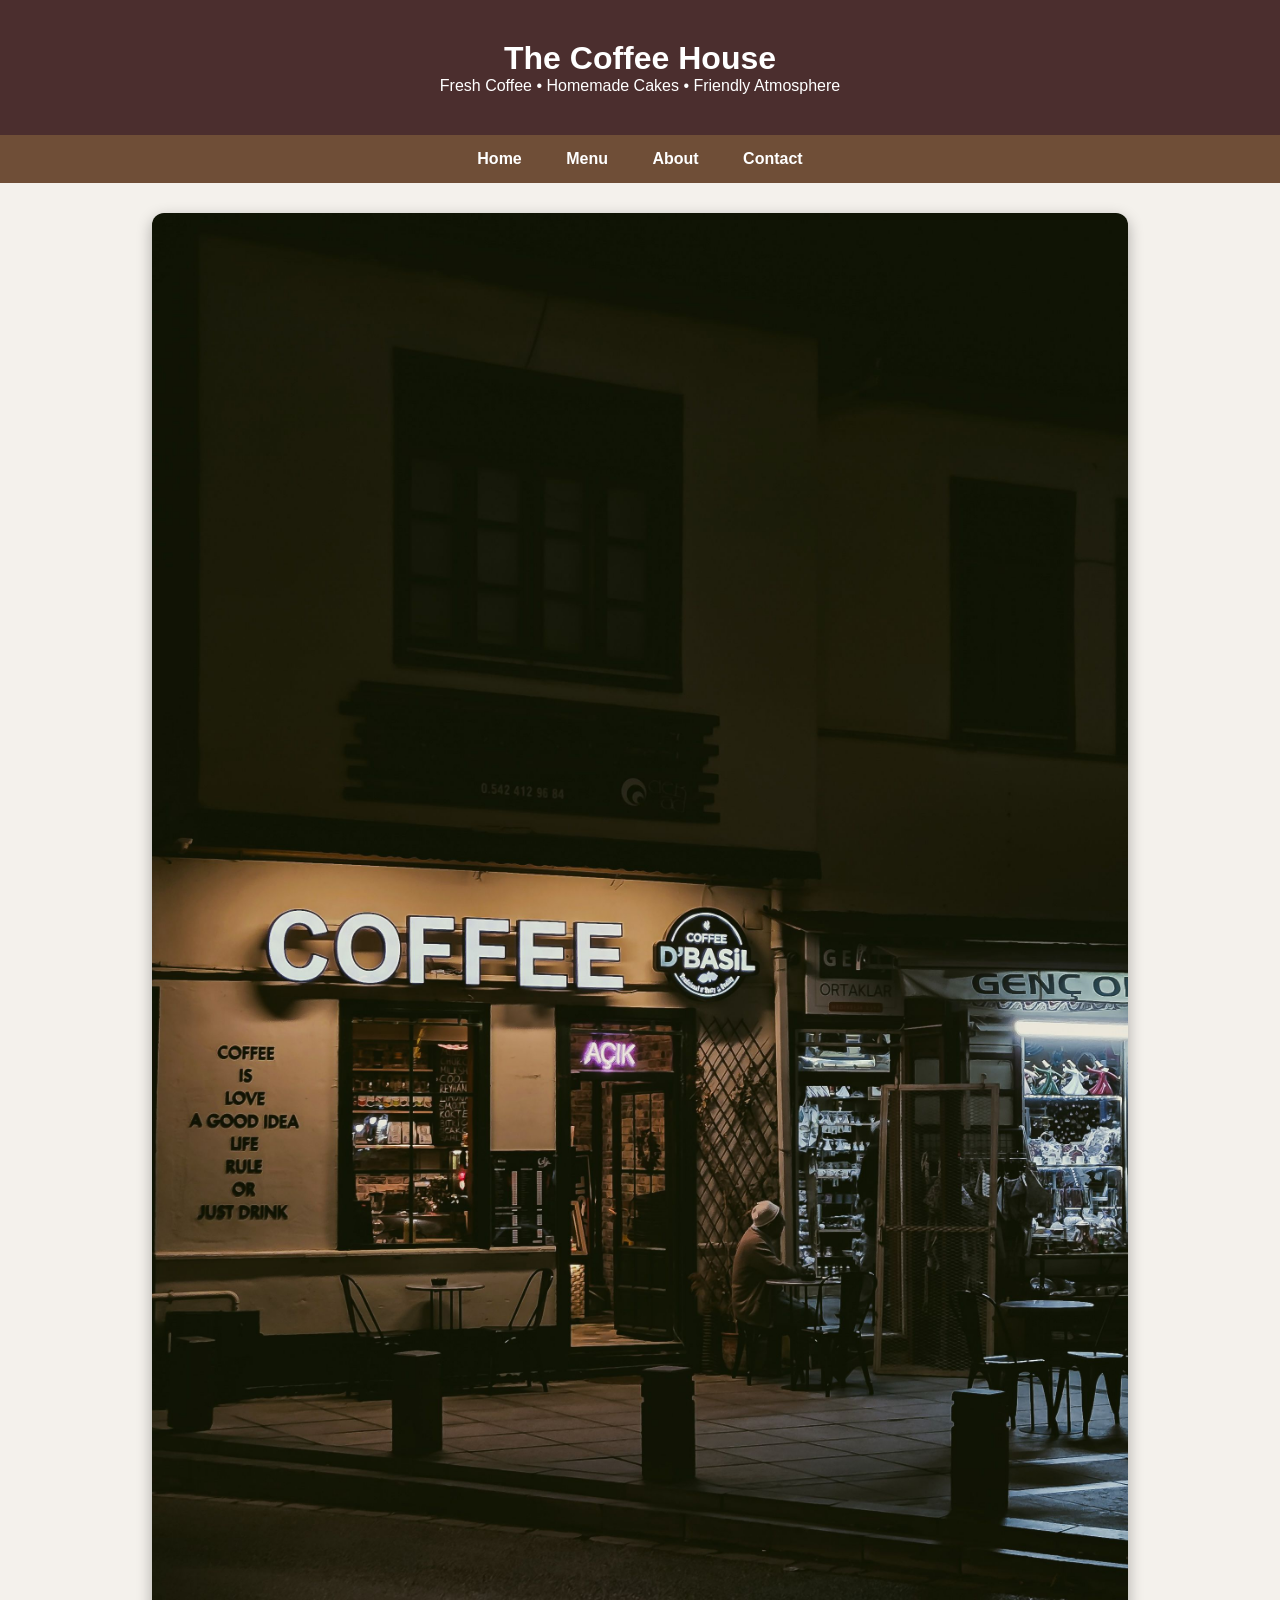
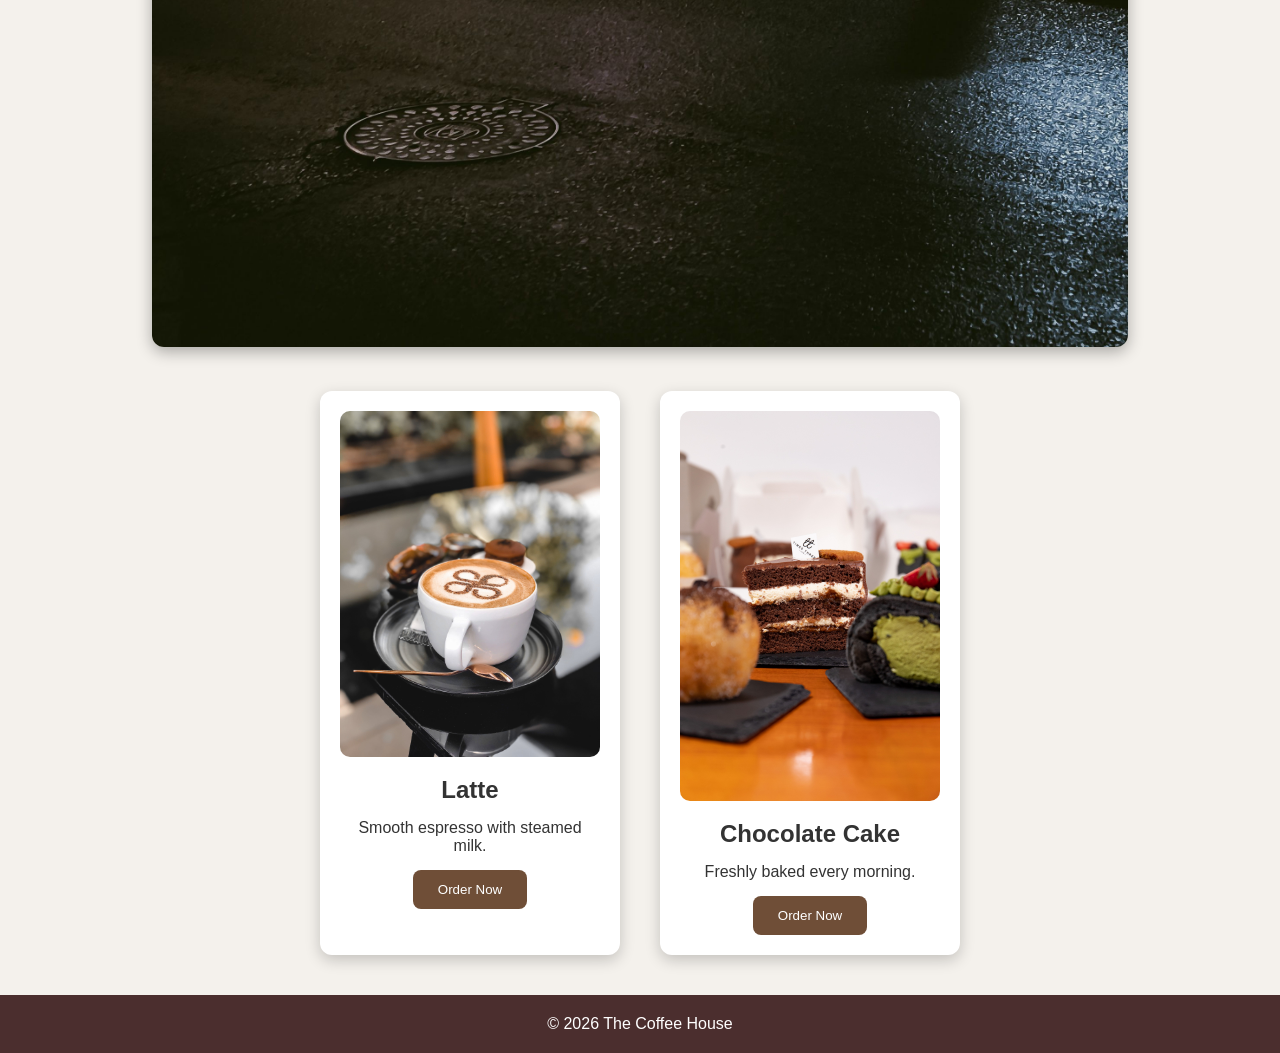
<file: exercise 2_CSS/index.html>
<!DOCTYPE html>
<html lang="en">

<head>
    <meta charset="UTF-8">
    <meta name="viewport" content="width=device-width, initial-scale=1.0">
    <title>The Coffee House</title>

    <link rel="stylesheet" href="style.css">
</head>

<body>

<header>

    <h1>The Coffee House</h1>

    <p>Fresh Coffee • Homemade Cakes • Friendly Atmosphere</p>

</header>

<nav>

    <a href="#">Home</a>
    <a href="#">Menu</a>
    <a href="#">About</a>
    <a href="#">Contact</a>

</nav>


<section class="hero">

    <img src="images/coffee.jpg" alt="Fresh coffee">

</section>


<section class="products">

<div class="card">

<img src="images/latte.jpg" alt="Latte coffee">

<h2>Latte</h2>

<p>
Smooth espresso with steamed milk.
</p>

<button>Order Now</button>

</div>


<div class="card">

<img src="images/cake.jpg" alt="Chocolate cake">

<h2>Chocolate Cake</h2>

<p>
Freshly baked every morning.
</p>

<button>Order Now</button>

</div>

</section>


<footer>

<p>
© 2026 The Coffee House
</p>

</footer>

</body>

</html>
</file>
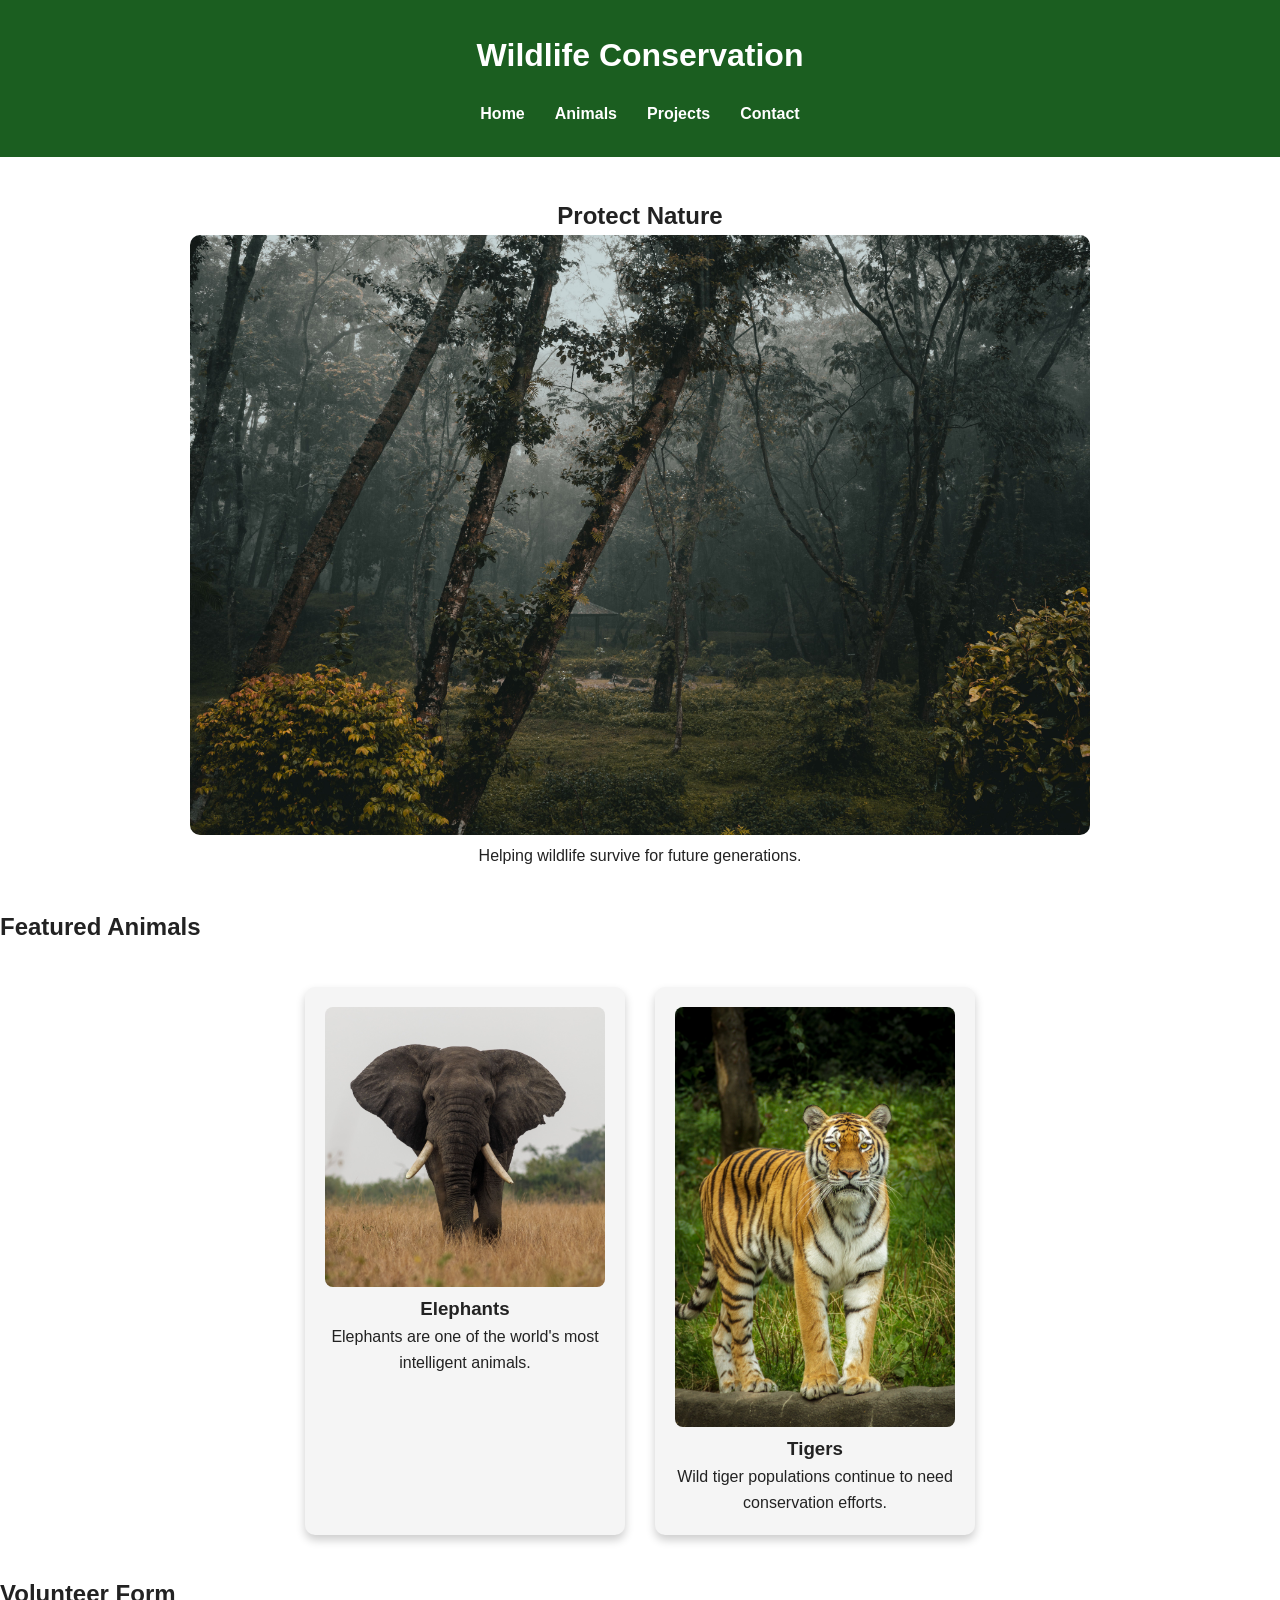
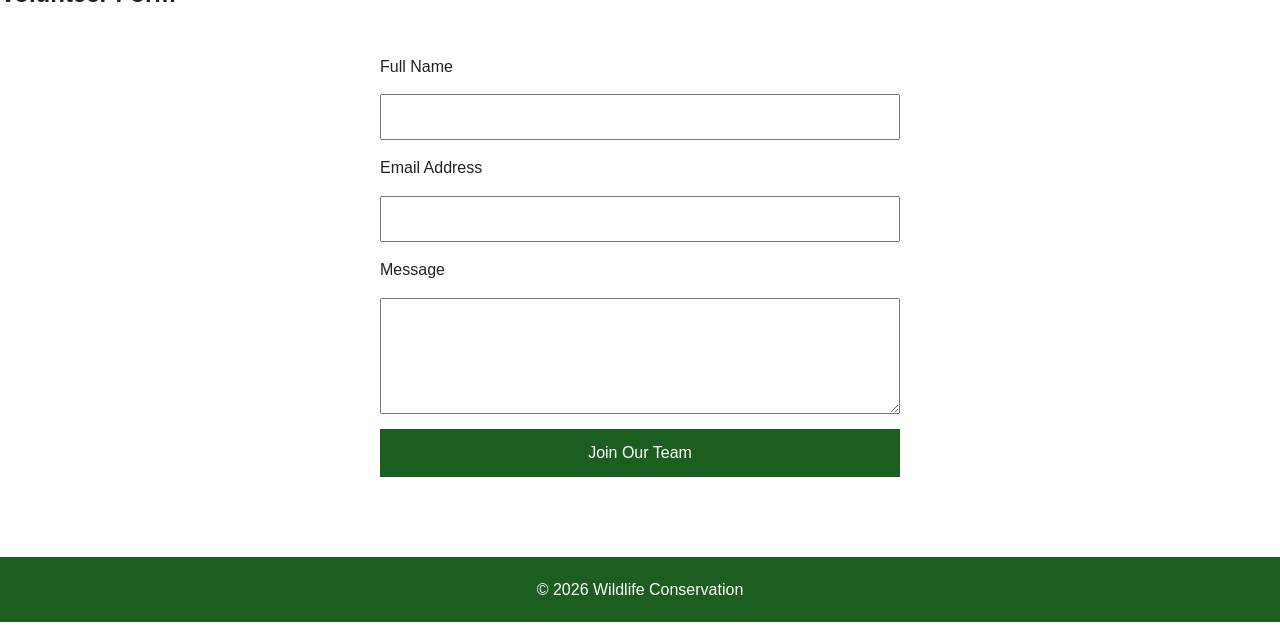
<file: exercise 4_Web Accessibility/index.html>
<!DOCTYPE html>
<html lang="en">

<head>

<meta charset="UTF-8">
<meta name="viewport" content="width=device-width, initial-scale=1.0">

<title>Wildlife Conservation</title>

<link rel="stylesheet" href="style.css">

</head>

<body>

<a class="skip-link" href="#main-content">Skip to main content</a>

<header>

<h1>Wildlife Conservation</h1>

<nav aria-label="Main Navigation">

<ul>

<li><a href="#">Home</a></li>
<li><a href="#">Animals</a></li>
<li><a href="#">Projects</a></li>
<li><a href="#">Contact</a></li>

</ul>

</nav>

</header>


<main id="main-content">

<section class="hero">

<h2>Protect Nature</h2>

<img src="images/forest.jpg"
alt="Dense green forest with sunlight">

<p>
Helping wildlife survive for future generations.
</p>

</section>


<section>

<h2>Featured Animals</h2>

<div class="cards">

<article>

<img src="images/elephant.jpg"
alt="African elephant walking through grassland">

<h3>Elephants</h3>

<p>
Elephants are one of the world's most intelligent animals.
</p>

</article>


<article>

<img src="images/tiger.jpg"
alt="Tiger walking in the jungle">

<h3>Tigers</h3>

<p>
Wild tiger populations continue to need conservation efforts.
</p>

</article>

</div>

</section>


<section>

<h2>Volunteer Form</h2>

<form>

<label for="name">Full Name</label>

<input
id="name"
type="text"
required>


<label for="email">Email Address</label>

<input
id="email"
type="email"
required>


<label for="message">Message</label>

<textarea
id="message"
rows="5"></textarea>

<button type="submit">
Join Our Team
</button>

</form>

</section>

</main>


<footer>

<p>
© 2026 Wildlife Conservation
</p>

</footer>

</body>

</html>
</file>
<file: exercise 2_CSS/style.css>
*{
    margin:0;
    padding:0;
    box-sizing:border-box;
}

body{

    font-family:Arial, Helvetica, sans-serif;

    background:#f4f1ec;

    color:#333;

}

header{

    background:#4b2e2e;

    color:white;

    text-align:center;

    padding:40px;

}

nav{

    background:#6f4e37;

    text-align:center;

    padding:15px;

}

nav a{

    color:white;

    text-decoration:none;

    margin:20px;

    font-weight:bold;

}

nav a:hover{

    color:#ffd966;

}

.hero{

    text-align:center;

    margin:30px;

}

.hero img{

    width:80%;

    border-radius:12px;

    box-shadow:0 5px 15px rgba(0,0,0,0.3);

}

.products{

    display:flex;

    justify-content:center;

    gap:40px;

    margin:40px;

}

.card{

    background:white;

    width:300px;

    padding:20px;

    text-align:center;

    border-radius:12px;

    box-shadow:0 5px 15px rgba(0,0,0,0.2);

}

.card img{

    width:100%;

    border-radius:10px;

}

.card h2{

    margin-top:15px;

}

.card p{

    margin:15px 0;

}

button{

    background:#6f4e37;

    color:white;

    border:none;

    padding:12px 25px;

    border-radius:8px;

    cursor:pointer;

    transition:0.3s;

}

button:hover{

    background:#4b2e2e;

    transform:scale(1.05);

}

footer{

    background:#4b2e2e;

    color:white;

    text-align:center;

    padding:20px;

    margin-top:40px;

}
</file>
<file: exercise 4_Web Accessibility/style.css>
*{
margin:0;
padding:0;
box-sizing:border-box;
}

body{

font-family:Arial,sans-serif;

background:white;

color:#222;

line-height:1.6;

}

.skip-link{

position:absolute;

left:-9999px;

}

.skip-link:focus{

left:20px;

top:20px;

background:black;

color:white;

padding:10px;

}

header{

background:#1b5e20;

color:white;

padding:30px;

text-align:center;

}

nav ul{

display:flex;

justify-content:center;

list-style:none;

gap:30px;

margin-top:20px;

}

nav a{

color:white;

text-decoration:none;

font-weight:bold;

}

.hero{

text-align:center;

padding:40px;

}

.hero img{

width:90%;

max-width:900px;

border-radius:10px;

}

.cards{

display:flex;

justify-content:center;

gap:30px;

margin:40px;

flex-wrap:wrap;

}

article{

width:320px;

background:#f5f5f5;

border-radius:10px;

box-shadow:0 5px 10px rgba(0,0,0,.2);

padding:20px;

text-align:center;

}

article img{

width:100%;

border-radius:8px;

}

form{

max-width:600px;

margin:auto;

display:flex;

flex-direction:column;

gap:15px;

padding:40px;

}

input,
textarea{

padding:12px;

font-size:16px;

}

button{

background:#1b5e20;

color:white;

padding:15px;

border:none;

cursor:pointer;

font-size:16px;

}

button:hover{

background:#2e7d32;

}

footer{

background:#1b5e20;

color:white;

text-align:center;

padding:20px;

margin-top:40px;

}

@media(max-width:768px){

nav ul{

flex-direction:column;

}

.cards{

flex-direction:column;

align-items:center;

}

}
</file>
